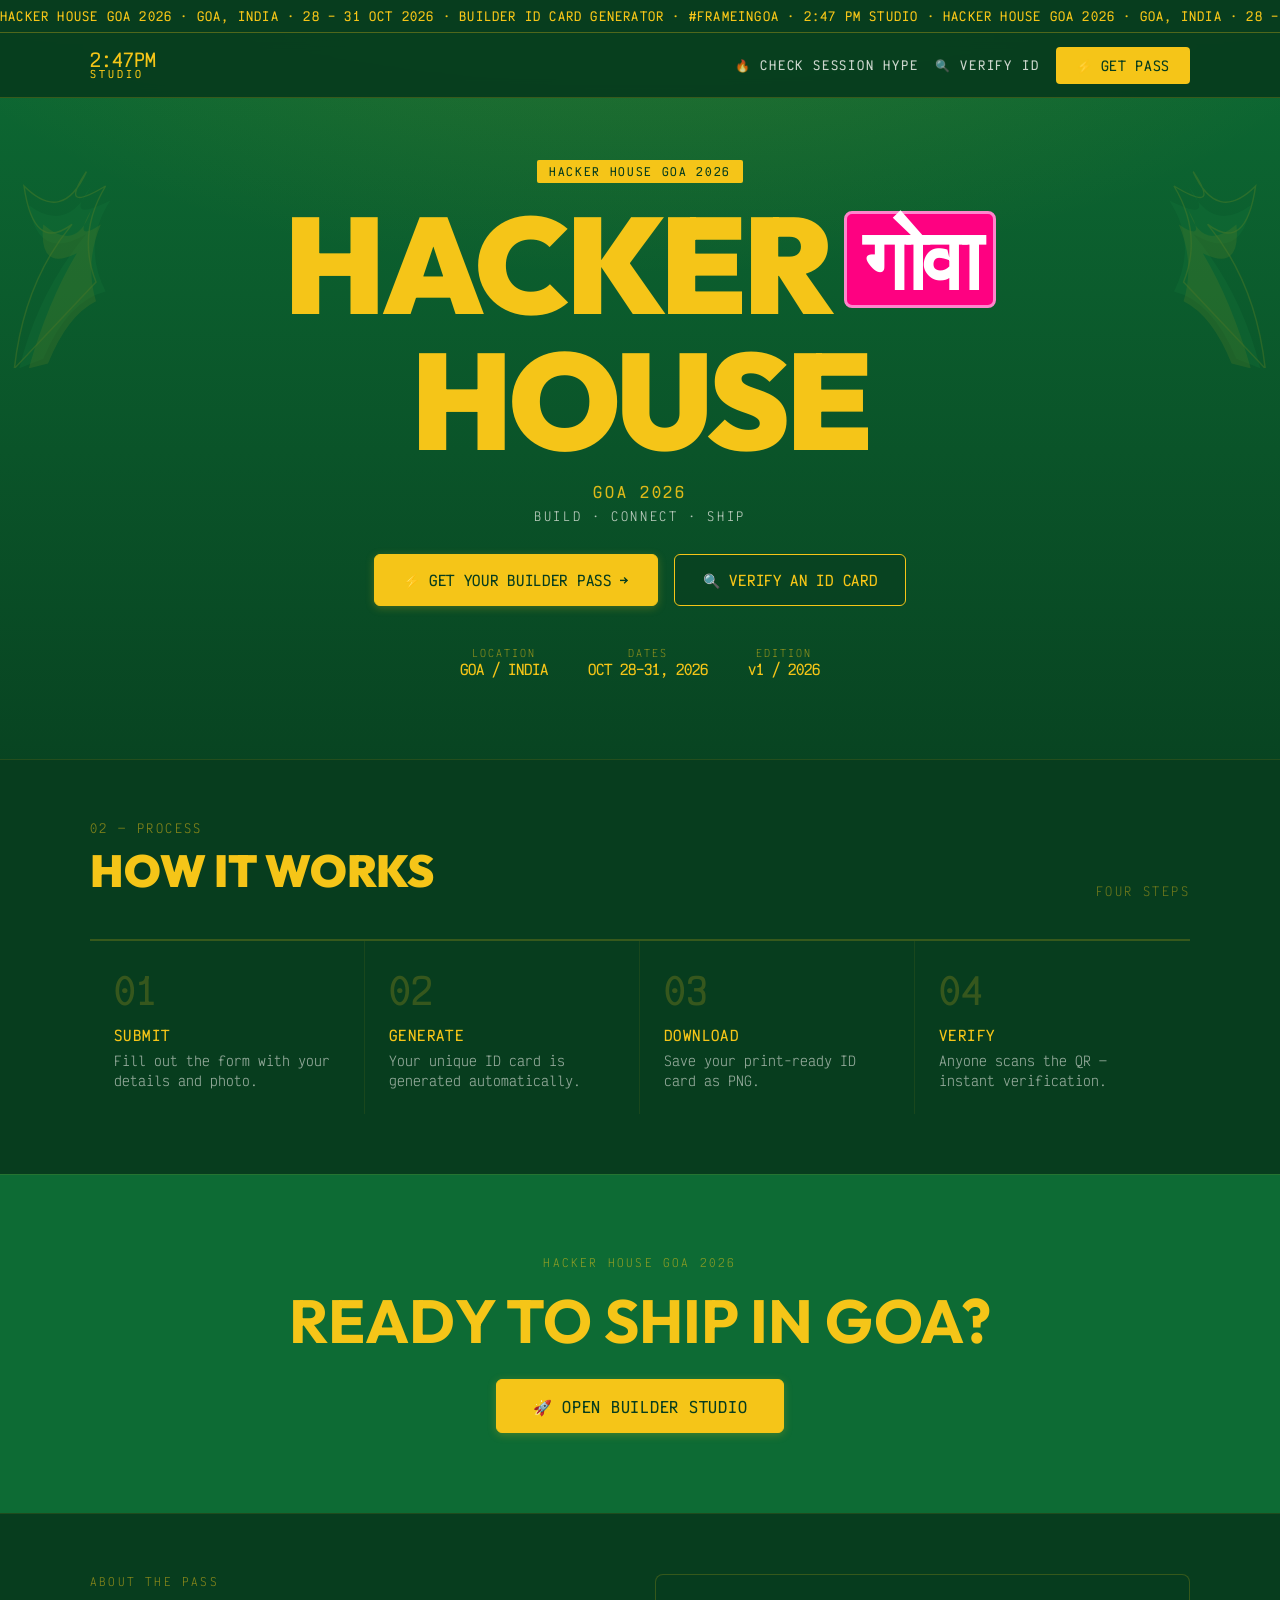
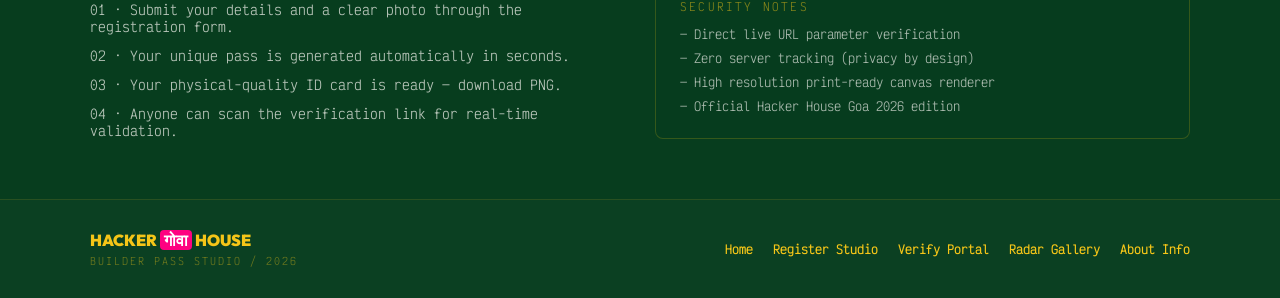
<file: hhgoa-builder/index.html>
<!DOCTYPE html>
<html lang="en">
<head>
<meta charset="UTF-8">
<meta name="viewport" content="width=device-width, initial-scale=1.0, maximum-scale=1">
<title>HACKER गोवा HOUSE — Official Landing Page</title>
<link href="https://fonts.googleapis.com/css2?family=Outfit:wght@800;900&family=Victor+Mono:ital,wght@0,400;0,700;1,400;1,700&family=Imbue:opsz,wght@10..144,700;10..144,900&family=Baloo+Bhai+2:wght@800&family=Bodoni+Moda:ital,wght@0,700..900;1,700..900&display=swap" rel="stylesheet">
<link rel="stylesheet" href="style.css">
</head>
<body>

<!-- Marquee Banner -->
<div class="marquee-container">
  <div class="marquee-content">
    HACKER HOUSE GOA 2026 · GOA, INDIA · 28 – 31 OCT 2026 · BUILDER ID CARD GENERATOR · #FrameInGoa · 2:47 PM STUDIO · HACKER HOUSE GOA 2026 · GOA, INDIA · 28 – 31 OCT 2026 · BUILDER ID CARD GENERATOR · #FrameInGoa · 2:47 PM STUDIO ·
  </div>
</div>

<!-- Sticky Nav Bar -->
<nav class="sticky-nav" id="mainNav">
  <div class="section-container nav-wrapper">
    <a href="index.html" class="brand-logo">
      <span class="brand-title">2:47PM</span>
      <span class="brand-sub">STUDIO</span>
    </a>
    <div class="nav-actions">
      <a href="gallery.html" class="nav-link-ghost">🔥 CHECK SESSION HYPE</a>
      <a href="verify.html" class="nav-link-ghost">🔍 VERIFY ID</a>
      <a href="register.html" class="btn-festival">⚡ GET PASS</a>
    </div>
    <!-- Hamburger (mobile only) -->
    <button class="nav-hamburger" id="navHamburger" onclick="toggleMobileNav()" aria-label="Toggle menu">
      <span></span><span></span><span></span>
    </button>
  </div>
  <!-- Mobile dropdown -->
  <div class="mobile-nav-menu" id="mobileNavMenu">
    <a href="index.html">🏠 Home</a>
    <a href="gallery.html">🔥 Session Hype</a>
    <a href="verify.html">🔍 Verify ID</a>
    <a href="register.html" class="mobile-cta">⚡ Get Your Builder Pass</a>
  </div>
</nav>

<!-- Hero Section with Side Palm Trees -->
<section class="hero-section">
  <!-- Left Side Palm Tree SVG -->
  <svg class="palm-tree-left" viewBox="0 0 160 240" xmlns="http://www.w3.org/2000/svg" aria-hidden="true">
    <path d="M20 240 Q40 160 90 100 Q40 130 30 70 Q70 100 95 50 Q65 90 115 65 Q85 110 110 160 Q70 170 45 230 Z" fill="#1A8040" opacity="0.95"/>
    <path d="M30 240 Q50 170 80 120 Q40 140 45 90 Q80 120 95 75 Q75 110 105 90 Q88 130 100 170 Q70 185 50 235 Z" fill="#F5C518" opacity="0.4"/>
    <path d="M15 240 Q25 150 75 90 Q35 120 25 50 Q65 90 90 35 Q60 80 110 50 Q80 100 100 150 Z" stroke="#F5C518" stroke-width="1.5" fill="none" opacity="0.6"/>
  </svg>

  <!-- Right Side Palm Tree SVG -->
  <svg class="palm-tree-right" viewBox="0 0 160 240" xmlns="http://www.w3.org/2000/svg" aria-hidden="true">
    <path d="M20 240 Q40 160 90 100 Q40 130 30 70 Q70 100 95 50 Q65 90 115 65 Q85 110 110 160 Q70 170 45 230 Z" fill="#1A8040" opacity="0.95"/>
    <path d="M30 240 Q50 170 80 120 Q40 140 45 90 Q80 120 95 75 Q75 110 105 90 Q88 130 100 170 Q70 185 50 235 Z" fill="#F5C518" opacity="0.4"/>
    <path d="M15 240 Q25 150 75 90 Q35 120 25 50 Q65 90 90 35 Q60 80 110 50 Q80 100 100 150 Z" stroke="#F5C518" stroke-width="1.5" fill="none" opacity="0.6"/>
  </svg>

  <div class="section-container">
    <div class="hero-tag">HACKER HOUSE GOA 2026</div>
    <h1 class="hero-title-main">
      <span>HACKER</span>
      <span class="hindi-stamp">गोवा</span>
      <span>HOUSE</span>
    </h1>
    <p class="hero-subtitle">GOA 2026</p>
    <p class="hero-desc">BUILD · CONNECT · SHIP</p>

    <!-- PERFECTLY ALIGNED HERO BUTTON ROW -->
    <div class="hero-btn-row">
      <a href="register.html" class="btn-hero-primary">⚡ GET YOUR BUILDER PASS →</a>
      <a href="verify.html" class="btn-hero-secondary">🔍 VERIFY AN ID CARD</a>
    </div>

    <div style="display: flex; gap: 40px; justify-content: center; flex-wrap: wrap;">
      <div>
        <div style="font-size: 10px; color: rgba(245,197,24,0.5); letter-spacing: 0.2em;">LOCATION</div>
        <div style="font-size: 14px; font-weight: 700; color: var(--yellow);">GOA / INDIA</div>
      </div>
      <div>
        <div style="font-size: 10px; color: rgba(245,197,24,0.5); letter-spacing: 0.2em;">DATES</div>
        <div style="font-size: 14px; font-weight: 700; color: var(--yellow);">OCT 28–31, 2026</div>
      </div>
      <div>
        <div style="font-size: 10px; color: rgba(245,197,24,0.5); letter-spacing: 0.2em;">EDITION</div>
        <div style="font-size: 14px; font-weight: 700; color: var(--yellow);">v1 / 2026</div>
      </div>
    </div>
  </div>
</section>

<!-- Process Section -->
<section class="process-section">
  <div class="section-container">
    <div class="section-header">
      <div>
        <div class="section-number">02 — PROCESS</div>
        <h2 class="section-heading">How it works</h2>
      </div>
      <div style="font-size: 12px; color: rgba(245,197,24,0.4); letter-spacing: 0.2em;">FOUR STEPS</div>
    </div>

    <div class="steps-grid">
      <div class="step-card">
        <div class="step-num">01</div>
        <div class="step-title">SUBMIT</div>
        <div class="step-desc">Fill out the form with your details and photo.</div>
      </div>
      <div class="step-card">
        <div class="step-num">02</div>
        <div class="step-title">GENERATE</div>
        <div class="step-desc">Your unique ID card is generated automatically.</div>
      </div>
      <div class="step-card">
        <div class="step-num">03</div>
        <div class="step-title">DOWNLOAD</div>
        <div class="step-desc">Save your print-ready ID card as PNG.</div>
      </div>
      <div class="step-card">
        <div class="step-num">04</div>
        <div class="step-title">VERIFY</div>
        <div class="step-desc">Anyone scans the QR — instant verification.</div>
      </div>
    </div>
  </div>
</section>

<!-- Call to Action Banner -->
<section style="background:var(--forest); padding: 80px 0; border-top:1px solid rgba(245,197,24,0.1); text-align:center;">
  <div class="section-container">
    <div style="font-size:11px; color:rgba(245,197,24,0.5); letter-spacing:0.2em; margin-bottom:12px;">HACKER HOUSE GOA 2026</div>
    <h2 style="font-family:'Outfit', sans-serif; font-size:clamp(2.2rem, 5vw, 3.8rem); color:var(--yellow); text-transform:uppercase; margin-bottom:20px;">READY TO SHIP IN GOA?</h2>
    <a href="register.html" class="btn-hero-primary" style="font-size:15px; padding:0 36px; height:54px;">🚀 OPEN BUILDER STUDIO</a>
  </div>
</section>

<!-- Security Notes Section -->
<section class="security-section">
  <div class="section-container">
    <div style="display: grid; grid-template-columns: repeat(auto-fit, minmax(280px, 1fr)); gap: 30px;">
      <div>
        <div style="font-size: 11px; color: rgba(245,197,24,0.5); letter-spacing: 0.2em; margin-bottom: 12px;">ABOUT THE PASS</div>
        <div style="display:flex; flex-direction:column; gap:12px; font-size:13px; color:rgba(253,251,247,0.7);">
          <div>01 · Submit your details and a clear photo through the registration form.</div>
          <div>02 · Your unique pass is generated automatically in seconds.</div>
          <div>03 · Your physical-quality ID card is ready — download PNG.</div>
          <div>04 · Anyone can scan the verification link for real-time validation.</div>
        </div>
      </div>
      <div class="security-box">
        <div style="font-size: 11px; color: rgba(245,197,24,0.5); letter-spacing: 0.2em; margin-bottom: 12px;">SECURITY NOTES</div>
        <div style="display:flex; flex-direction:column; gap:8px; font-size:12px; color:rgba(253,251,247,0.65);">
          <div>— Direct live URL parameter verification</div>
          <div>— Zero server tracking (privacy by design)</div>
          <div>— High resolution print-ready canvas renderer</div>
          <div>— Official Hacker House Goa 2026 edition</div>
        </div>
      </div>
    </div>
  </div>
</section>

<!-- Footer -->
<footer>
  <div class="section-container footer-wrapper">
    <div>
      <div style="font-family:'Outfit', sans-serif; font-weight:900; color:var(--yellow); font-size:16px;">
        HACKER <span style="background:var(--pink); color:#fff; padding:0 4px; border-radius:4px;">गोवा</span> HOUSE
      </div>
      <div style="font-size:10px; color:rgba(245,197,24,0.4); letter-spacing:0.2em; margin-top:4px;">BUILDER PASS STUDIO / 2026</div>
    </div>
    <div style="display:flex; gap:20px; font-size:12px; font-weight:700;">
      <a href="index.html" style="color:var(--yellow); text-decoration:none;">Home</a>
      <a href="register.html" style="color:var(--yellow); text-decoration:none;">Register Studio</a>
      <a href="verify.html" style="color:var(--yellow); text-decoration:none;">Verify Portal</a>
      <a href="gallery.html" style="color:var(--yellow); text-decoration:none;">Radar Gallery</a>
      <a href="about.html" style="color:var(--yellow); text-decoration:none;">About Info</a>
    </div>
  </div>
</footer>

<script>
function toggleMobileNav() {
  const btn = document.getElementById('navHamburger');
  const menu = document.getElementById('mobileNavMenu');
  btn.classList.toggle('open');
  menu.classList.toggle('open');
}
// Close menu when a link is clicked
document.querySelectorAll('.mobile-nav-menu a').forEach(link => {
  link.addEventListener('click', () => {
    document.getElementById('navHamburger').classList.remove('open');
    document.getElementById('mobileNavMenu').classList.remove('open');
  });
});
</script>

</body>
</html>
</file>
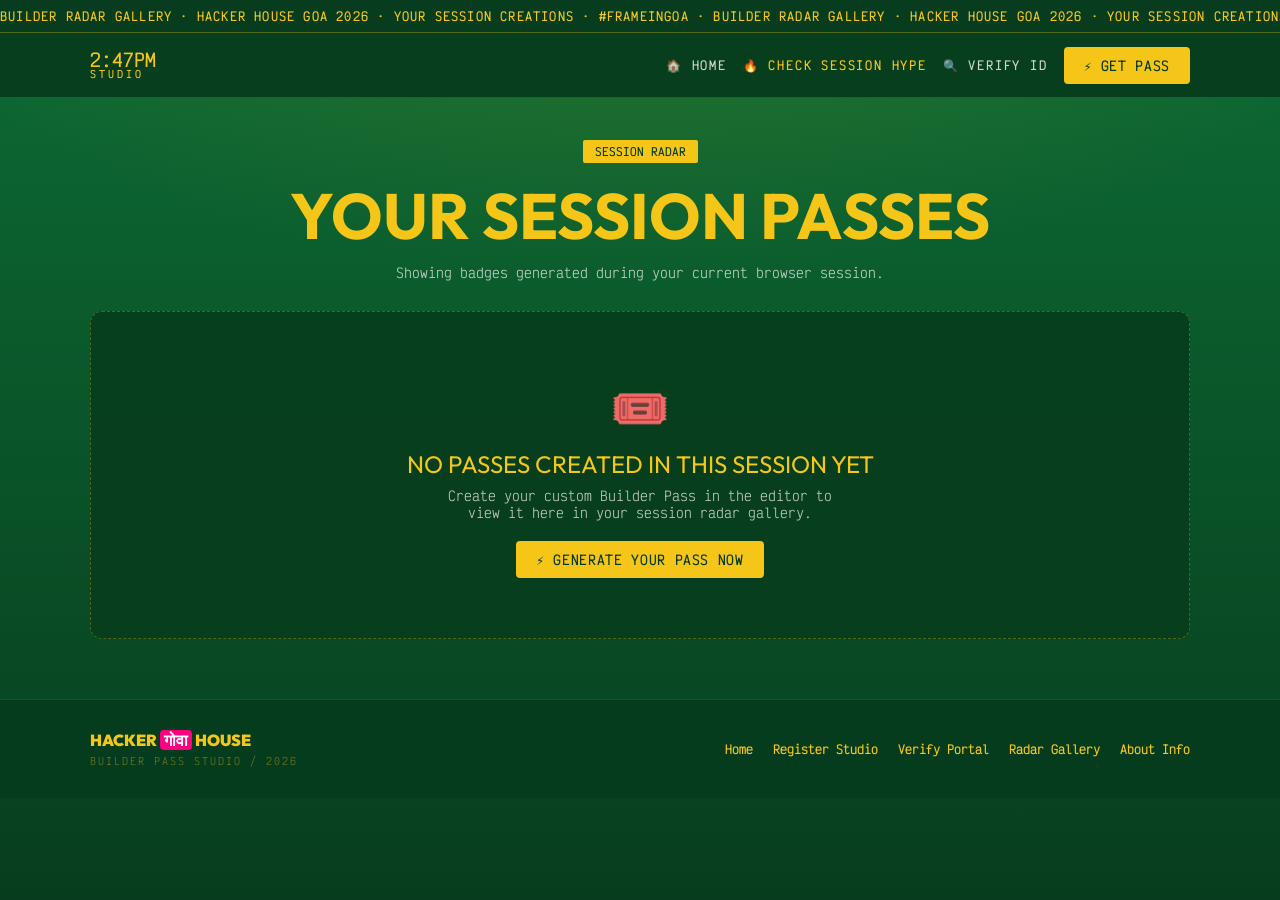
<file: hhgoa-builder/gallery.html>
<!DOCTYPE html>
<html lang="en">
<head>
<meta charset="UTF-8">
<meta name="viewport" content="width=device-width, initial-scale=1.0, maximum-scale=1">
<title>HH Goa 2026 — Session Radar Gallery</title>
<link href="https://fonts.googleapis.com/css2?family=Outfit:wght@800;900&family=Victor+Mono:ital,wght@0,400;0,700;1,400;1,700&family=Imbue:opsz,wght@10..144,700;10..144,900&family=Bodoni+Moda:ital,wght@0,700..900;1,700..900&display=swap" rel="stylesheet">
<link rel="stylesheet" href="style.css">
<style>
.gallery-grid {
  display: grid;
  grid-template-columns: repeat(auto-fill, minmax(280px, 1fr));
  gap: 24px;
  margin-top: 30px;
}
.gallery-card {
  background: var(--panel-bg);
  border: 1px solid var(--border-yellow);
  border-radius: 12px;
  padding: 16px;
  text-align: center;
  transition: transform 0.3s;
}
.gallery-card:hover {
  transform: translateY(-6px);
  border-color: var(--yellow);
}
.gallery-img {
  width: 100%;
  aspect-ratio: 1;
  border-radius: 8px;
  object-fit: cover;
  border: 1px solid var(--border-yellow);
  margin-bottom: 12px;
  background: var(--forest-dark);
}
.gallery-name {
  font-family: 'Imbue', serif;
  font-size: 32px;
  color: var(--yellow);
  line-height: 1;
  margin-bottom: 4px;
}
.gallery-role {
  font-size: 12px;
  color: var(--pink);
  font-weight: bold;
  margin-bottom: 8px;
}
.gallery-title {
  font-family: 'Bodoni Moda', serif;
  font-style: italic;
  font-size: 13px;
  color: rgba(255,255,255,0.8);
}
.empty-gallery {
  text-align: center;
  padding: 60px 20px;
  background: var(--panel-bg);
  border: 1px dashed var(--border-yellow);
  border-radius: 12px;
  margin-top: 30px;
}
.empty-icon {
  font-size: 48px;
  margin-bottom: 12px;
}
.empty-title {
  font-family: 'Outfit', sans-serif;
  font-size: 24px;
  color: var(--yellow);
  margin-bottom: 8px;
}
.empty-desc {
  font-size: 13px;
  color: rgba(253, 251, 247, 0.7);
  max-width: 400px;
  margin: 0 auto 20px auto;
}
</style>
</head>
<body>

<div class="marquee-container">
  <div class="marquee-content">
    BUILDER RADAR GALLERY · HACKER HOUSE GOA 2026 · YOUR SESSION CREATIONS · #FrameInGoa · BUILDER RADAR GALLERY · HACKER HOUSE GOA 2026 · YOUR SESSION CREATIONS · #FrameInGoa ·
  </div>
</div>

<nav class="sticky-nav" id="mainNav">
  <div class="section-container nav-wrapper">
    <a href="index.html" class="brand-logo">
      <span class="brand-title">2:47PM</span>
      <span class="brand-sub">STUDIO</span>
    </a>
    <div class="nav-actions">
      <a href="index.html" class="nav-link-ghost">🏠 HOME</a>
      <a href="gallery.html" class="nav-link-ghost" style="color:var(--yellow);">🔥 CHECK SESSION HYPE</a>
      <a href="verify.html" class="nav-link-ghost">🔍 VERIFY ID</a>
      <a href="register.html" class="btn-festival">⚡ GET PASS</a>
    </div>
    <button class="nav-hamburger" id="navHamburger" onclick="toggleMobileNav()" aria-label="Toggle menu">
      <span></span><span></span><span></span>
    </button>
  </div>
  <div class="mobile-nav-menu" id="mobileNavMenu">
    <a href="index.html">🏠 Home</a>
    <a href="gallery.html">🔥 Session Hype</a>
    <a href="verify.html">🔍 Verify ID</a>
    <a href="register.html" class="mobile-cta">⚡ Get Your Builder Pass</a>
  </div>
</nav>

<div class="section-container" style="padding-top: 40px; padding-bottom: 60px;">
  <div style="text-align: center;">
    <div style="display:inline-block; background:var(--yellow); color:var(--forest-dark); font-size:11px; font-weight:700; padding:4px 12px; border-radius:2px; margin-bottom:12px;">SESSION RADAR</div>
    <h1 style="font-family:'Outfit', sans-serif; font-size:clamp(2.5rem, 6vw, 4rem); color:var(--yellow); text-transform:uppercase;">YOUR SESSION PASSES</h1>
    <p style="font-size:13px; color:rgba(253,251,247,0.7); max-width:500px; margin:8px auto 0 auto;">Showing badges generated during your current browser session.</p>
  </div>

  <div id="galleryGridContainer" class="gallery-grid">
    <!-- Populated dynamically via JS from sessionStorage -->
  </div>
</div>

<footer>
  <div class="section-container footer-wrapper">
    <div>
      <div style="font-family:'Outfit', sans-serif; font-weight:900; color:var(--yellow); font-size:16px;">
        HACKER <span style="background:var(--pink); color:#fff; padding:0 4px; border-radius:4px;">गोवा</span> HOUSE
      </div>
      <div style="font-size:10px; color:rgba(245,197,24,0.4); letter-spacing:0.2em; margin-top:4px;">BUILDER PASS STUDIO / 2026</div>
    </div>
    <div style="display:flex; gap:20px; font-size:12px; font-weight:700;">
      <a href="index.html" style="color:var(--yellow); text-decoration:none;">Home</a>
      <a href="register.html" style="color:var(--yellow); text-decoration:none;">Register Studio</a>
      <a href="verify.html" style="color:var(--yellow); text-decoration:none;">Verify Portal</a>
      <a href="gallery.html" style="color:var(--yellow); text-decoration:none;">Radar Gallery</a>
      <a href="about.html" style="color:var(--yellow); text-decoration:none;">About Info</a>
    </div>
  </div>
</footer>

<script>
window.addEventListener('DOMContentLoaded', () => {
  renderSessionGallery();
});

function renderSessionGallery() {
  const container = document.getElementById('galleryGridContainer');
  const items = JSON.parse(sessionStorage.getItem('hhgoa_session_gallery') || '[]');

  if (!items || items.length === 0) {
    container.className = '';
    container.innerHTML = `
      <div class="empty-gallery">
        <div class="empty-icon">🎟️</div>
        <div class="empty-title">NO PASSES CREATED IN THIS SESSION YET</div>
        <div class="empty-desc">Create your custom Builder Pass in the editor to view it here in your session radar gallery.</div>
        <a href="register.html" class="btn-festival">⚡ GENERATE YOUR PASS NOW</a>
      </div>
    `;
    return;
  }

  container.className = 'gallery-grid';
  container.innerHTML = items.map(item => `
    <div class="gallery-card">
      <img src="${item.dataUrl}" class="gallery-img" alt="${item.name}'s Builder Pass">
      <div class="gallery-name">${item.name.toUpperCase()}</div>
      <div class="gallery-role">${item.role.toUpperCase()}</div>
      <div class="gallery-title">"${item.title}"</div>
    </div>
  `).join('');
}
</script>
<script>
function toggleMobileNav() {
  document.getElementById('navHamburger').classList.toggle('open');
  document.getElementById('mobileNavMenu').classList.toggle('open');
}
</script>

</body>
</html>
</file>
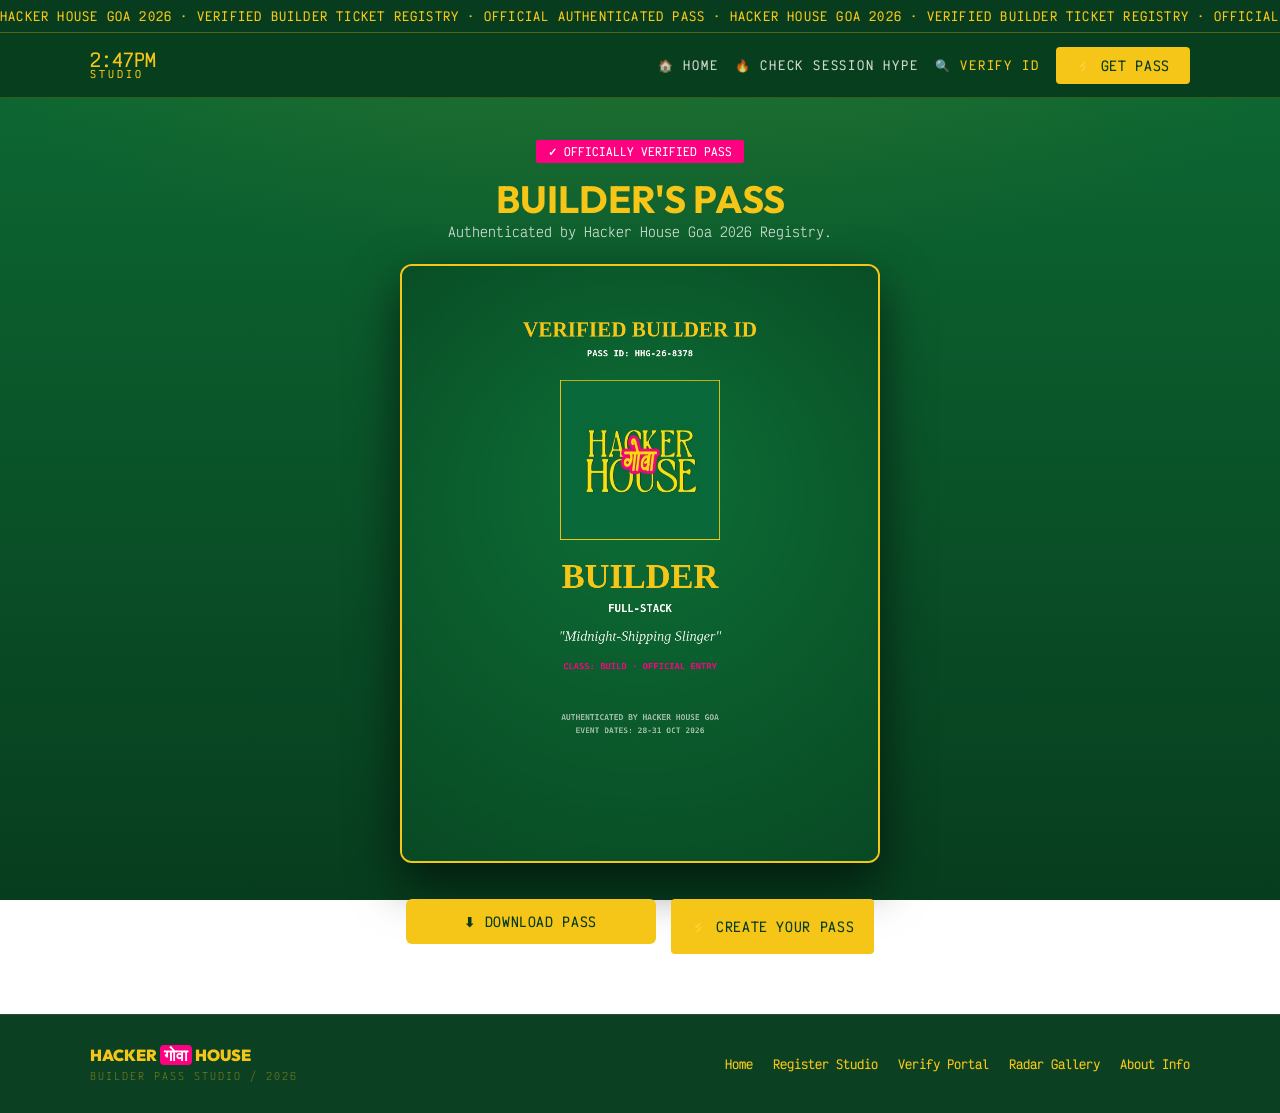
<file: hhgoa-builder/verify.html>
<!DOCTYPE html>
<html lang="en">
<head>
<meta charset="UTF-8">
<meta name="viewport" content="width=device-width, initial-scale=1.0, maximum-scale=1">
<title>HH Goa 2026 — Verified Builder Pass</title>
<link href="https://fonts.googleapis.com/css2?family=Outfit:wght@800;900&family=Victor+Mono:ital,wght@0,400;0,700;1,400;1,700&family=Imbue:opsz,wght@10..144,700;10..144,900&family=Bodoni+Moda:ital,wght@0,700..900;1,700..900&display=swap" rel="stylesheet">
<link rel="stylesheet" href="style.css">
</head>
<body>

<!-- Full-Height Fixed Side Palm Tree Vectors -->
<svg class="fixed-palm-left" viewBox="0 0 160 240" xmlns="http://www.w3.org/2000/svg" aria-hidden="true">
  <path d="M20 240 Q40 160 90 100 Q40 130 30 70 Q70 100 95 50 Q65 90 115 65 Q85 110 110 160 Q70 170 45 230 Z" fill="#1A8040" opacity="0.95"/>
  <path d="M30 240 Q50 170 80 120 Q40 140 45 90 Q80 120 95 75 Q75 110 105 90 Q88 130 100 170 Q70 185 50 235 Z" fill="#F5C518" opacity="0.4"/>
</svg>

<svg class="fixed-palm-right" viewBox="0 0 160 240" xmlns="http://www.w3.org/2000/svg" aria-hidden="true">
  <path d="M20 240 Q40 160 90 100 Q40 130 30 70 Q70 100 95 50 Q65 90 115 65 Q85 110 110 160 Q70 170 45 230 Z" fill="#1A8040" opacity="0.95"/>
  <path d="M30 240 Q50 170 80 120 Q40 140 45 90 Q80 120 95 75 Q75 110 105 90 Q88 130 100 170 Q70 185 50 235 Z" fill="#F5C518" opacity="0.4"/>
</svg>

<div class="marquee-container">
  <div class="marquee-content">
    HACKER HOUSE GOA 2026 · VERIFIED BUILDER TICKET REGISTRY · OFFICIAL AUTHENTICATED PASS · HACKER HOUSE GOA 2026 · VERIFIED BUILDER TICKET REGISTRY · OFFICIAL AUTHENTICATED PASS ·
  </div>
</div>

<nav class="sticky-nav" id="mainNav">
  <div class="section-container nav-wrapper">
    <a href="index.html" class="brand-logo">
      <span class="brand-title">2:47PM</span>
      <span class="brand-sub">STUDIO</span>
    </a>
    <div class="nav-actions">
      <a href="index.html" class="nav-link-ghost">🏠 HOME</a>
      <a href="gallery.html" class="nav-link-ghost">🔥 CHECK SESSION HYPE</a>
      <a href="verify.html" class="nav-link-ghost" style="color:var(--yellow);">🔍 VERIFY ID</a>
      <a href="register.html" class="btn-festival">⚡ GET PASS</a>
    </div>
    <button class="nav-hamburger" id="navHamburger" onclick="toggleMobileNav()" aria-label="Toggle menu">
      <span></span><span></span><span></span>
    </button>
  </div>
  <div class="mobile-nav-menu" id="mobileNavMenu">
    <a href="index.html">🏠 Home</a>
    <a href="gallery.html">🔥 Session Hype</a>
    <a href="verify.html">🔍 Verify ID</a>
    <a href="register.html" class="mobile-cta">⚡ Get Your Builder Pass</a>
  </div>
</nav>

<div class="section-container" style="max-width: 600px; text-align: center; padding-top: 40px; padding-bottom: 60px;">
  <div style="display:inline-block; background:var(--pink); color:#fff; font-size:11px; font-weight:700; padding:4px 12px; border-radius:2px; margin-bottom:12px;">✓ OFFICIALLY VERIFIED PASS</div>
  <h2 id="verifyName" style="font-family: 'Outfit', sans-serif; font-size: 38px; color: var(--yellow); text-transform:uppercase;">BUILDER PASS</h2>
  <p style="color: rgba(253,251,247,0.8); margin-bottom: 24px; font-size: 13px;">Authenticated by Hacker House Goa 2026 Registry.</p>
  
  <div class="preview-col">
    <div class="canvas-wrapper">
      <canvas id="verifyCanvas" width="1080" height="1350"></canvas>
    </div>
  </div>
  
  <div style="margin-top: 20px; display: flex; gap: 15px; justify-content: center; flex-wrap: wrap;">
    <button class="btn-block btn-primary" id="verifyDownloadBtn" style="max-width: 250px;">⬇ DOWNLOAD PASS</button>
    <a href="register.html" class="btn-festival" style="max-width: 250px; text-decoration: none;">⚡ CREATE YOUR PASS</a>
  </div>
</div>

<footer>
  <div class="section-container footer-wrapper">
    <div>
      <div style="font-family:'Outfit', sans-serif; font-weight:900; color:var(--yellow); font-size:16px;">
        HACKER <span style="background:var(--pink); color:#fff; padding:0 4px; border-radius:4px;">गोवा</span> HOUSE
      </div>
      <div style="font-size:10px; color:rgba(245,197,24,0.4); letter-spacing:0.2em; margin-top:4px;">BUILDER PASS STUDIO / 2026</div>
    </div>
    <div style="display:flex; gap:20px; font-size:12px; font-weight:700;">
      <a href="index.html" style="color:var(--yellow); text-decoration:none;">Home</a>
      <a href="register.html" style="color:var(--yellow); text-decoration:none;">Register Studio</a>
      <a href="verify.html" style="color:var(--yellow); text-decoration:none;">Verify Portal</a>
      <a href="gallery.html" style="color:var(--yellow); text-decoration:none;">Radar Gallery</a>
      <a href="about.html" style="color:var(--yellow); text-decoration:none;">About Info</a>
    </div>
  </div>
</footer>

<script>
const logoImg = new Image();
logoImg.src = 'logo.jpg';

window.addEventListener('DOMContentLoaded', () => {
  const urlParams = new URLSearchParams(window.location.search);
  const verifyName = urlParams.get('name') || 'Builder';
  const verifyRole = urlParams.get('role') || 'Full-Stack';
  const verifyTitle = urlParams.get('title') || 'Midnight-Shipping Slinger';
  const verifyClass = urlParams.get('class') || 'BUILD';

  // Generate unique random 4-digit ID if not provided in URL or if 0000
  let rawId = urlParams.get('id');
  if (!rawId || rawId === '0000') {
    rawId = (1000 + Math.floor(Math.random() * 8999)).toString();
  }
  const verifyId = rawId;

  document.getElementById('verifyName').textContent = verifyName.toUpperCase() + "'S PASS";

  const verifyCanvas = document.getElementById('verifyCanvas');
  const verifyCtx = verifyCanvas.getContext('2d');

  drawVerifyCanvas(verifyCanvas, verifyCtx, verifyName, verifyRole, verifyTitle, verifyClass, verifyId);

  document.getElementById('verifyDownloadBtn').onclick = () => {
    const a = document.createElement('a');
    a.href = verifyCanvas.toDataURL('image/png');
    a.download = `HHGoa2026-Pass-${verifyName.replace(/\s+/g,'-')}.png`;
    a.click();
  };
});

function drawVerifyCanvas(cvs, ctx, name, role, title, classVal, idNum) {
  const CW = cvs.width;
  const CH = cvs.height;

  const grad = ctx.createRadialGradient(CW/2, CH*0.35, 100, CW/2, CH*0.5, CH*0.9);
  grad.addColorStop(0, '#0D6B34');
  grad.addColorStop(1, '#073D1E');
  ctx.fillStyle = grad;
  ctx.fillRect(0, 0, CW, CH);

  ctx.fillStyle = '#F5C518';
  ctx.font = "900 48px 'Imbue', serif";
  ctx.textAlign = 'center';
  ctx.fillText('VERIFIED BUILDER ID', CW / 2, 160);

  ctx.fillStyle = '#FDFBF7';
  ctx.font = "700 20px 'Victor Mono', monospace";
  ctx.fillText(`PASS ID: HHG-26-${idNum}`, CW / 2, 205);

  const avSize = 360;
  ctx.save();
  ctx.strokeStyle = '#F5C518';
  ctx.lineWidth = 4;
  ctx.strokeRect(CW/2 - avSize/2, 260, avSize, avSize);

  ctx.fillStyle = '#062e18';
  ctx.fillRect(CW/2 - avSize/2, 260, avSize, avSize);

  if (logoImg.complete && logoImg.naturalWidth > 0) {
    ctx.drawImage(logoImg, CW/2 - avSize/2, 260, avSize, avSize);
  } else {
    ctx.fillStyle = '#F5C518';
    ctx.font = "900 120px sans-serif";
    ctx.textAlign = 'center';
    ctx.fillText('✓', CW/2, 450);
  }
  ctx.restore();

  ctx.fillStyle = '#F5C518';
  ctx.font = "900 78px 'Imbue', serif";
  ctx.textAlign = 'center';
  ctx.fillText(name.toUpperCase(), CW / 2, 730);

  ctx.fillStyle = '#FDFBF7';
  ctx.font = "700 24px 'Victor Mono', monospace";
  ctx.fillText(role.toUpperCase(), CW / 2, 785);

  ctx.fillStyle = 'rgba(253,251,247,0.9)';
  ctx.font = "italic 32px 'Bodoni Moda', serif";
  ctx.fillText(`"${title}"`, CW / 2, 850);

  ctx.fillStyle = '#FE0181';
  ctx.font = "700 20px 'Victor Mono', monospace";
  ctx.fillText(`CLASS: ${classVal} · OFFICIAL ENTRY`, CW / 2, 915);

  ctx.fillStyle = 'rgba(253,251,247,0.6)';
  ctx.font = "700 18px 'Victor Mono', monospace";
  ctx.fillText(`AUTHENTICATED BY HACKER HOUSE GOA`, CW / 2, 1030);
  ctx.fillText(`EVENT DATES: 28-31 OCT 2026`, CW / 2, 1060);
}
</script>
<script>
function toggleMobileNav() {
  document.getElementById('navHamburger').classList.toggle('open');
  document.getElementById('mobileNavMenu').classList.toggle('open');
}
</script>
</body>
</html>
</file>
<file: hhgoa-builder/style.css>
:root {
  --forest: #0D6B34;
  --forest-dark: #073D1E;
  --yellow: #F5C518;
  --pink: #FE0181;
  --bg-dark: #0D6B34;
  --bg-darker: #073D1E;
  --text-yellow: #F5C518;
  --text-white: #FDFBF7;
  --accent-pink: #FE0181;
  --panel-bg: rgba(7, 61, 30, 0.92);
  --border-yellow: rgba(245, 197, 24, 0.3);
  --border-yellow-solid: #F5C518;
}

* {
  box-sizing: border-box;
  margin: 0;
  padding: 0;
  /* Remove blue tap flash on mobile */
  -webkit-tap-highlight-color: transparent;
}

/* ── GLOBAL INTERACTION FEEL ─────────────────────────── */

/* Kill 300ms tap delay everywhere interactive */
a, button, input, select, textarea, label, [role="button"] {
  touch-action: manipulation;
}

/* Smooth state transitions — only for colour/opacity, no motion */
button, a, select, input[type="range"] {
  transition:
    background-color 0.14s ease,
    color            0.14s ease,
    border-color     0.14s ease,
    opacity          0.14s ease,
    box-shadow       0.14s ease,
    filter           0.14s ease;
}

/* Inputs & selects */
input, select, textarea {
  outline: none;
  transition:
    border-color  0.14s ease,
    box-shadow    0.14s ease,
    background    0.14s ease;
}
input:focus, select:focus, textarea:focus {
  border-color: var(--yellow) !important;
  box-shadow: 0 0 0 3px rgba(245, 197, 24, 0.18);
}

/* Links — remove default flash */
a {
  -webkit-touch-callout: none;
}

/* Range sliders feel snappy */
input[type="range"] {
  cursor: pointer;
}
input[type="range"]:active {
  opacity: 0.85;
}


body {
  background: radial-gradient(ellipse 90% 55% at 50% -5%, rgba(245, 197, 24, 0.12) 0%, transparent 65%),
              linear-gradient(180deg, #0D6B34 0%, #073D1E 100%);
  background-attachment: fixed;
  color: var(--text-white);
  font-family: 'Victor Mono', monospace;
  min-height: 100vh;
  position: relative;
  overflow-x: hidden;
}

/* SUBTLE EDGE PALM TREES - CONSTRAINED TO OUTER MARGINS */
.palm-tree-left {
  position: absolute;
  left: 0;
  top: 40px;
  width: clamp(100px, 12vw, 160px);
  height: auto;
  pointer-events: none;
  opacity: 0.22;
  z-index: 1;
}

.palm-tree-right {
  position: absolute;
  right: 0;
  top: 40px;
  width: clamp(100px, 12vw, 160px);
  height: auto;
  pointer-events: none;
  opacity: 0.22;
  z-index: 1;
  transform: scaleX(-1);
}

.fixed-palm-left, .fixed-palm-right {
  display: none !important;
}

/* Hero Section */
.hero-section {
  position: relative;
  padding: 60px 0 80px 0;
  text-align: center;
  overflow: hidden;
}

/* Marquee Bar */
.marquee-container {
  width: 100%;
  background: var(--forest-dark);
  border-bottom: 1px solid var(--border-yellow);
  overflow: hidden;
  white-space: nowrap;
  padding: 8px 0;
  font-size: 12px;
  font-weight: 700;
  color: var(--yellow);
  text-transform: uppercase;
  letter-spacing: 0.1em;
}
.marquee-content {
  display: inline-block;
  animation: marquee 25s linear infinite;
}
@keyframes marquee {
  0% { transform: translateX(0%); }
  100% { transform: translateX(-50%); }
}

.section-container {
  max-width: 1140px;
  margin: 0 auto;
  padding: 0 20px;
  position: relative;
  z-index: 10;
}

/* Sticky Navbar */
nav.sticky-nav {
  position: sticky;
  top: 0;
  z-index: 50;
  background: rgba(7, 61, 30, 0.95);
  backdrop-filter: blur(8px);
  border-bottom: 1px solid rgba(245, 197, 24, 0.2);
}
.nav-wrapper {
  display: flex;
  align-items: center;
  justify-content: space-between;
  height: 64px;
}
.brand-logo {
  display: flex;
  flex-direction: column;
  line-height: 1;
  text-decoration: none;
}
.brand-title {
  font-family: 'Victor Mono', monospace;
  font-weight: 900;
  text-transform: uppercase;
  color: var(--yellow);
  font-size: 18px;
}
.brand-sub {
  font-family: 'Victor Mono', monospace;
  font-weight: 900;
  color: var(--yellow);
  font-size: 10px;
  letter-spacing: 0.3em;
}
.nav-actions {
  display: flex;
  align-items: center;
  gap: 16px;
}
.nav-link-ghost {
  color: rgba(253, 251, 247, 0.8);
  font-size: 12px;
  letter-spacing: 0.15em;
  text-decoration: none;
  font-weight: 700;
  transition: color 0.2s;
}
.nav-link-ghost:hover {
  color: var(--yellow);
}

/* PERFECTLY ALIGNED HERO BUTTONS */
.hero-btn-row {
  display: flex;
  align-items: center;
  justify-content: center;
  gap: 16px;
  flex-wrap: wrap;
  margin-bottom: 40px;
  position: relative;
  z-index: 20;
}

.btn-hero-primary {
  display: inline-flex;
  align-items: center;
  justify-content: center;
  height: 52px;
  padding: 0 28px;
  background: var(--yellow);
  color: var(--forest-dark);
  font-family: 'Victor Mono', monospace;
  font-weight: 900;
  font-size: 14px;
  letter-spacing: 0.05em;
  text-transform: uppercase;
  text-decoration: none !important;
  border-radius: 6px;
  border: 1px solid var(--yellow);
  box-shadow: 0 2px 8px rgba(245, 197, 24, 0.25);
  transition: background-color 0.14s ease, box-shadow 0.14s ease, filter 0.14s ease;
  cursor: pointer;
  user-select: none;
}
.btn-hero-primary:hover {
  filter: brightness(1.08);
  box-shadow: 0 4px 16px rgba(245, 197, 24, 0.4);
}
.btn-hero-primary:active {
  filter: brightness(0.92);
  box-shadow: 0 1px 4px rgba(245, 197, 24, 0.2);
}

.btn-hero-secondary {
  display: inline-flex;
  align-items: center;
  justify-content: center;
  height: 52px;
  padding: 0 28px;
  background: rgba(7, 61, 30, 0.6);
  color: var(--yellow);
  font-family: 'Victor Mono', monospace;
  font-weight: 900;
  font-size: 14px;
  letter-spacing: 0.05em;
  text-transform: uppercase;
  text-decoration: none !important;
  border-radius: 6px;
  border: 1px solid var(--yellow);
  transition: background-color 0.14s ease, box-shadow 0.14s ease, filter 0.14s ease;
  cursor: pointer;
  user-select: none;
}
.btn-hero-secondary:hover {
  background: rgba(245, 197, 24, 0.14);
  box-shadow: 0 2px 10px rgba(245, 197, 24, 0.15);
}
.btn-hero-secondary:active {
  background: rgba(245, 197, 24, 0.06);
  box-shadow: none;
}

/* Festival Button for Nav */
.btn-festival {
  background: var(--yellow);
  color: var(--forest-dark);
  font-family: 'Victor Mono', monospace;
  font-weight: 900;
  font-size: 13px;
  padding: 10px 20px;
  border-radius: 4px;
  text-decoration: none !important;
  letter-spacing: 0.05em;
  text-transform: uppercase;
  border: none;
  cursor: pointer;
  display: inline-flex;
  align-items: center;
  gap: 8px;
  user-select: none;
  transition: filter 0.14s ease, background-color 0.14s ease;
}
.btn-festival:hover  { filter: brightness(1.08); }
.btn-festival:active { filter: brightness(0.9);  }

/* Hero Typography */
.hero-tag {
  display: inline-block;
  background: var(--yellow);
  color: var(--forest-dark);
  font-family: 'Victor Mono', monospace;
  font-weight: 700;
  font-size: 11px;
  letter-spacing: 0.15em;
  padding: 4px 12px;
  border-radius: 2px;
  margin-bottom: 20px;
}
.hero-title-main {
  font-family: 'Outfit', sans-serif;
  font-weight: 900;
  font-size: clamp(3rem, 12vw, 8.5rem);
  line-height: 0.9;
  letter-spacing: -0.03em;
  color: var(--yellow);
  text-transform: uppercase;
  display: flex;
  align-items: center;
  justify-content: center;
  flex-wrap: wrap;
  gap: 0.1em;
  margin-bottom: 20px;
  position: relative;
  z-index: 10;
}
.hindi-stamp {
  display: inline-flex;
  align-items: center;
  justify-content: center;
  background: var(--pink);
  color: #fff;
  border: 3px solid #FF85CC;
  border-radius: 8px;
  padding: 0.04em 0.18em;
  font-size: 0.62em;
  font-weight: 900;
  line-height: 1;
  position: relative;
  top: -0.06em;
  animation: float 4s ease-in-out infinite;
}
@keyframes float {
  0%, 100% { transform: translateY(0px) rotate(-2deg); }
  50% { transform: translateY(-10px) rotate(2deg); }
}

.hero-subtitle {
  font-family: 'Victor Mono', monospace;
  font-size: 15px;
  font-weight: 700;
  color: var(--yellow);
  letter-spacing: 0.18em;
  opacity: 0.9;
  margin-bottom: 6px;
}
.hero-desc {
  font-family: 'Victor Mono', monospace;
  font-size: 12px;
  color: rgba(253, 251, 247, 0.7);
  letter-spacing: 0.22em;
  text-transform: uppercase;
  margin-bottom: 30px;
}

/* Process Section */
.process-section {
  background: var(--forest-dark);
  border-top: 1px solid rgba(245, 197, 24, 0.12);
  padding: 60px 0;
  position: relative;
}
.section-header {
  display: flex;
  align-items: flex-end;
  justify-content: space-between;
  margin-bottom: 40px;
}
.section-number {
  font-family: 'Victor Mono', monospace;
  font-size: 12px;
  color: rgba(245, 197, 24, 0.5);
  letter-spacing: 0.2em;
  margin-bottom: 6px;
}
.section-heading {
  font-family: 'Outfit', sans-serif;
  font-weight: 900;
  font-size: clamp(1.75rem, 5vw, 2.8rem);
  color: var(--yellow);
  text-transform: uppercase;
}
.steps-grid {
  display: grid;
  grid-template-columns: repeat(auto-fit, minmax(220px, 1fr));
  gap: 0;
  border-top: 2px solid rgba(245, 197, 24, 0.2);
}
.step-card {
  padding: 24px;
  border-right: 1px solid rgba(245, 197, 24, 0.08);
}
.step-card:last-child {
  border-right: none;
}
.step-num {
  font-family: 'Victor Mono', monospace;
  font-size: 36px;
  font-weight: 700;
  color: rgba(245, 197, 24, 0.2);
  margin-bottom: 12px;
}
.step-title {
  font-family: 'Victor Mono', monospace;
  font-weight: 700;
  font-size: 14px;
  color: var(--yellow);
  text-transform: uppercase;
  letter-spacing: 0.1em;
  margin-bottom: 6px;
}
.step-desc {
  font-size: 13px;
  line-height: 1.5;
  color: rgba(253, 251, 247, 0.55);
}

/* Generator Panel Area */
.generator-area {
  padding: 40px 0 80px 0;
  position: relative;
}

/* PIXEL-PERFECT ALIGNED APP GRID */
.app-grid {
  display: grid;
  grid-template-columns: 460px 1fr;
  gap: 36px;
  align-items: start; /* Ensures both left panel and right preview start at exact same Y=0 */
}
@media (max-width: 900px) {
  .app-grid {
    grid-template-columns: 1fr;
  }
}

.panel {
  background: var(--panel-bg);
  border: 1px solid var(--border-yellow);
  border-radius: 12px;
  padding: 24px;
  box-shadow: 0 10px 30px rgba(0, 0, 0, 0.4);
  margin: 0;
}

/* Tabs */
.tabs {
  display: flex;
  background: rgba(0, 0, 0, 0.4);
  padding: 4px;
  border-radius: 8px;
  margin-bottom: 20px;
  border: 1px solid var(--border-yellow);
}
.tab {
  flex: 1;
  padding: 10px;
  text-align: center;
  background: none;
  border: none;
  color: rgba(255, 255, 255, 0.7);
  font-family: 'Victor Mono', monospace;
  font-size: 12px;
  font-weight: 700;
  cursor: pointer;
  border-radius: 6px;
  user-select: none;
  transition: background-color 0.14s ease, color 0.14s ease;
}
.tab:hover:not(.active) {
  background: rgba(245, 197, 24, 0.1);
  color: var(--yellow);
}
.tab:active:not(.active) {
  background: rgba(245, 197, 24, 0.06);
}
.tab.active {
  background: var(--yellow);
  color: var(--forest-dark);
}
.tab.active:active {
  filter: brightness(0.92);
}

/* Inputs */
.field-group {
  margin-bottom: 20px;
}
.field-group label {
  display: block;
  font-size: 11px;
  font-family: 'Victor Mono', monospace;
  text-transform: uppercase;
  letter-spacing: 0.1em;
  color: var(--yellow);
  margin-bottom: 6px;
}
.input-text, .custom-select-trigger {
  width: 100%;
  padding: 12px 14px;
  border-radius: 6px;
  border: 1px solid var(--border-yellow);
  background: rgba(4, 30, 16, 0.8);
  color: #fff;
  font-family: 'Victor Mono', monospace;
  font-size: 14px;
  cursor: pointer;
  transition: border-color 0.14s ease, box-shadow 0.14s ease;
}
.input-text:hover {
  border-color: rgba(245, 197, 24, 0.55);
}

/* Upload & Crop */
.upload-area {
  border: 2px dashed var(--border-yellow);
  border-radius: 8px;
  padding: 24px;
  text-align: center;
  cursor: pointer;
  background: rgba(245, 197, 24, 0.03);
  transition: border-color 0.14s ease, background-color 0.14s ease;
  user-select: none;
}
.upload-area:hover  { border-color: rgba(245, 197, 24, 0.65); background: rgba(245, 197, 24, 0.06); }
.upload-area:active { background: rgba(245, 197, 24, 0.1); }
.crop-container {
  display: none;
  margin-top: 12px;
  border: 1px solid var(--border-yellow);
  border-radius: 8px;
  overflow: hidden;
  background: #000;
}
.crop-stage-wrapper {
  position: relative;
  width: 100%;
  aspect-ratio: 1;
  overflow: hidden;
  cursor: grab;
}
.crop-stage-wrapper img {
  position: absolute;
  top: 0;
  left: 0;
  user-select: none;
  pointer-events: none;
  transform-origin: 0 0;
}
.crop-controls {
  padding: 12px;
  background: rgba(6, 40, 22, 0.95);
  border-top: 1px solid var(--border-yellow);
  display: flex;
  flex-direction: column;
  gap: 8px;
}
.slider-row {
  display: flex;
  align-items: center;
  gap: 10px;
  font-size: 11px;
}

/* Buttons */
.btn-block {
  width: 100%;
  padding: 14px 12px;
  border-radius: 6px;
  font-family: 'Victor Mono', monospace;
  font-weight: 700;
  font-size: 13px;
  letter-spacing: 0.05em;
  border: none;
  cursor: pointer;
  margin-bottom: 10px;
  display: flex;
  align-items: center;
  justify-content: center;
  gap: 8px;
  white-space: nowrap;
  user-select: none;
  transition: filter 0.14s ease, background-color 0.14s ease, box-shadow 0.14s ease;
}
.btn-primary {
  background: var(--yellow) !important;
  color: var(--forest-dark) !important;
}
.btn-primary:hover  { filter: brightness(1.08); }
.btn-primary:active { filter: brightness(0.9);  }
.btn-secondary {
  background: rgba(245, 197, 24, 0.05) !important;
  border: 1px solid var(--border-yellow) !important;
  color: var(--yellow) !important;
}
.btn-secondary:hover  { background: rgba(245, 197, 24, 0.12) !important; border-color: rgba(245,197,24,0.6) !important; }
.btn-secondary:active { background: rgba(245, 197, 24, 0.04) !important; }
.btn-block:disabled {
  background: rgba(255, 255, 255, 0.05) !important;
  color: rgba(255, 255, 255, 0.28) !important;
  border: 1px dashed rgba(255, 255, 255, 0.12) !important;
  cursor: not-allowed !important;
  filter: none !important;
  pointer-events: none;
}

/* PREVIEW COLUMN EXACT TOP ALIGNMENT */
.preview-col {
  display: flex;
  flex-direction: column;
  align-items: center;
  justify-content: flex-start;
  margin-top: 0;
  padding-top: 0;
}

.canvas-wrapper {
  width: 100%;
  max-width: 480px;
  border-radius: 12px;
  overflow: hidden;
  border: 2px solid var(--yellow);
  box-shadow: 0 20px 50px rgba(0,0,0,0.6);
  margin-top: 0; /* Zero top offset */
  margin-bottom: 16px;
}
canvas {
  display: block;
  width: 100%;
  height: auto;
}

/* About Security Section */
.security-section {
  padding: 60px 0;
  background: var(--forest-dark);
  border-top: 1px solid rgba(245, 197, 24, 0.1);
  position: relative;
}
.security-box {
  padding: 24px;
  border: 1px solid rgba(245, 197, 24, 0.2);
  background: rgba(7, 61, 30, 0.5);
  border-radius: 8px;
}

/* Footer */
footer {
  background: rgba(7, 61, 30, 0.98);
  border-top: 1px solid rgba(245, 197, 24, 0.12);
  padding: 30px 0;
  position: relative;
  z-index: 10;
}
.footer-wrapper {
  display: flex;
  justify-content: space-between;
  align-items: center;
  flex-wrap: wrap;
  gap: 16px;
}

/* ============================================
   HAMBURGER / MOBILE NAV
   ============================================ */
.nav-hamburger {
  display: none;
  flex-direction: column;
  justify-content: center;
  gap: 5px;
  background: none;
  border: none;
  cursor: pointer;
  padding: 6px;
  border-radius: 4px;
  transition: background 0.2s;
}
.nav-hamburger:hover { background: rgba(245, 197, 24, 0.12); }
.nav-hamburger span {
  display: block;
  width: 22px;
  height: 2px;
  background: var(--yellow);
  border-radius: 2px;
  transition: transform 0.3s ease, opacity 0.3s ease;
  transform-origin: center;
}
.nav-hamburger.open span:nth-child(1) { transform: translateY(7px) rotate(45deg); }
.nav-hamburger.open span:nth-child(2) { opacity: 0; transform: scaleX(0); }
.nav-hamburger.open span:nth-child(3) { transform: translateY(-7px) rotate(-45deg); }

/* Mobile slide-down menu — lives inside <nav> so it sticks with it */
.mobile-nav-menu {
  display: none;
  flex-direction: column;
  background: rgba(5, 45, 22, 0.98);
  border-top: 1px solid rgba(245, 197, 24, 0.18);
  overflow: hidden;
}
.mobile-nav-menu.open { display: flex; }
.mobile-nav-menu a {
  padding: 15px 20px;
  font-family: 'Victor Mono', monospace;
  font-size: 13px;
  font-weight: 700;
  letter-spacing: 0.12em;
  color: rgba(253, 251, 247, 0.85);
  text-decoration: none;
  border-bottom: 1px solid rgba(245, 197, 24, 0.07);
  transition: background 0.15s, color 0.15s;
  text-transform: uppercase;
}
.mobile-nav-menu a:last-child { border-bottom: none; }
.mobile-nav-menu a:hover,
.mobile-nav-menu a:active { background: rgba(245, 197, 24, 0.1); color: var(--yellow); }
.mobile-nav-menu a.mobile-cta {
  background: var(--yellow);
  color: var(--forest-dark);
  text-align: center;
  font-weight: 900;
  margin: 10px 16px 14px;
  border-radius: 6px;
  border-bottom: none;
}
.mobile-nav-menu a.mobile-cta:hover { filter: brightness(1.08); background: var(--yellow); }

/* ============================================
   MOBILE MEDIA QUERIES (≤ 640px)
   ============================================ */
@media (max-width: 640px) {

  /* NAV */
  .nav-hamburger { display: flex; }
  .nav-actions { display: none !important; }
  .nav-wrapper { height: 56px; }

  /* Palm trees clutter small screens */
  .palm-tree-left, .palm-tree-right { display: none; }

  /* HERO */
  .hero-section { padding: 36px 0 52px; }
  .hero-title-main { font-size: clamp(2.6rem, 14vw, 5rem); gap: 0.05em; margin-bottom: 14px; }
  .hero-subtitle { font-size: 13px; }
  .hero-desc { font-size: 12px; letter-spacing: 0.12em; }
  .hero-btn-row {
    flex-direction: column;
    align-items: stretch;
    padding: 0;
    gap: 10px;
    margin-bottom: 28px;
  }
  .btn-hero-primary,
  .btn-hero-secondary {
    width: 100%;
    justify-content: center;
    height: 50px;
    font-size: 13px;
  }

  /* PROCESS SECTION */
  .process-section { padding: 36px 0; }
  .section-header { flex-direction: column; gap: 6px; align-items: flex-start; }
  .steps-grid { grid-template-columns: 1fr 1fr; }
  .step-card { padding: 16px; }
  .step-num { font-size: 28px; }

  /* GENERATOR */
  .generator-area { padding: 20px 0 48px; }
  .mode-switch-wrapper { max-width: 100%; margin-bottom: 20px; }
  .app-grid { gap: 20px; }
  .panel { padding: 16px; }
  .tab { font-size: 11px; padding: 9px 6px; }
  .btn-block { font-size: 12px; padding: 13px 10px; }

  /* SQUAD SETUP */
  .squad-setup-grid { grid-template-columns: 1fr !important; gap: 14px !important; }
  .full-canvas-wrapper { border-width: 2px; }

  /* CANVAS */
  .canvas-wrapper { max-width: 100%; }

  /* SECURITY / INFO SECTIONS */
  .security-section { padding: 36px 0; }

  /* FOOTER */
  .footer-wrapper { flex-direction: column; text-align: center; gap: 12px; }
}

/* Tablet range tweaks (641–900px) */
@media (min-width: 641px) and (max-width: 900px) {
  .nav-wrapper { height: 60px; }
  .btn-hero-primary, .btn-hero-secondary { font-size: 13px; height: 48px; padding: 0 22px; }
  .steps-grid { grid-template-columns: 1fr 1fr; }
  .hero-title-main { font-size: clamp(3rem, 10vw, 6rem); }
}
</file>
